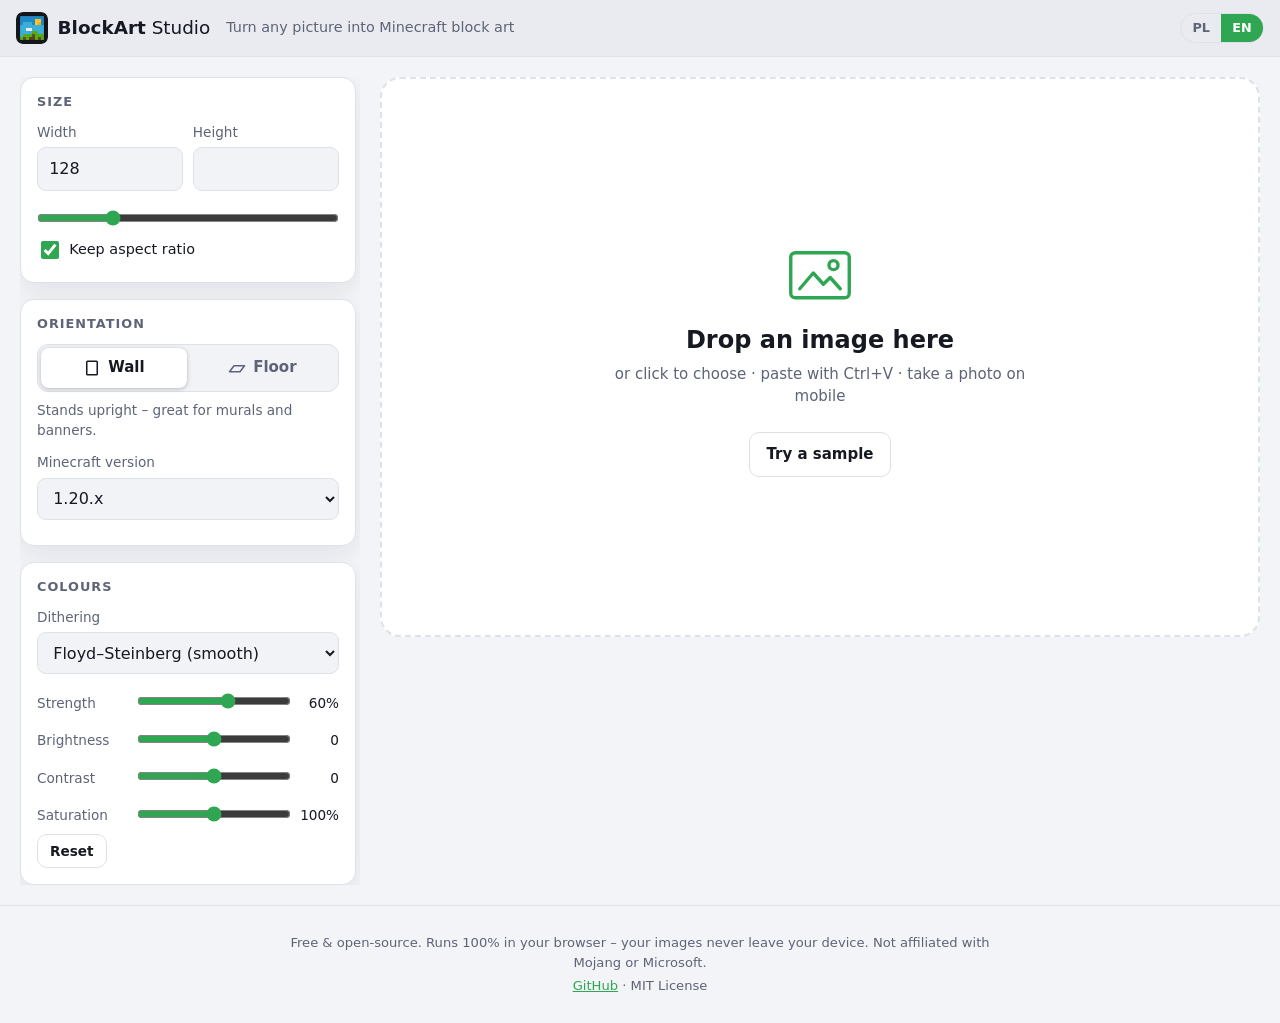
<file: index.html>
<!doctype html>
<html lang="en">
<head>
  <meta charset="utf-8">
  <meta name="viewport" content="width=device-width, initial-scale=1, viewport-fit=cover">
  <title>BlockArt Studio – image to Minecraft pixel art</title>
  <meta name="description" content="Turn any picture into Minecraft block pixel art. Export WorldEdit .schem and Litematica .litematic files with a material list. Free, works offline, runs in your browser.">
  <meta name="theme-color" content="#14161c">
  <meta property="og:title" content="BlockArt Studio">
  <meta property="og:description" content="Turn any picture into Minecraft block pixel art – .schem & .litematic export.">
  <meta property="og:image" content="https://patryk-niedzielski.github.io/blockart-studio/docs/screenshot.png">
  <link rel="manifest" href="manifest.webmanifest">
  <link rel="icon" href="icons/icon.svg" type="image/svg+xml">
  <link rel="apple-touch-icon" href="icons/apple-touch-icon.png">
  <meta name="mobile-web-app-capable" content="yes">
  <meta name="apple-mobile-web-app-capable" content="yes">
  <meta name="apple-mobile-web-app-status-bar-style" content="black-translucent">
  <link rel="stylesheet" href="css/style.css">
</head>
<body>
  <header class="topbar">
    <a class="brand" href="./">
      <img src="icons/icon.svg" alt="" width="32" height="32">
      <span><b>BlockArt</b> Studio</span>
    </a>
    <p class="tagline" data-i18n="tagline"></p>
    <div class="top-actions">
      <button id="installBtn" class="btn ghost small" hidden><svg viewBox="0 0 24 24" aria-hidden="true"><path d="M12 4v11m-5-5 5 5 5-5M5 20h14"/></svg><span data-i18n="install"></span></button>
      <div class="lang" role="group" aria-label="Language">
        <button data-lang="pl">PL</button><button data-lang="en">EN</button>
      </div>
    </div>
  </header>

  <main class="layout">
    <aside class="panel" id="panel">
      <section class="card" id="changeCard" hidden>
        <input type="file" id="fileInput" accept="image/*" hidden>
        <button class="btn primary block" id="changeBtn" data-i18n="change_image"></button>
      </section>

      <section class="card">
        <h2 data-i18n="sec_size"></h2>
        <div class="row two">
          <label class="field"><span data-i18n="width"></span>
            <input type="number" id="width" min="8" max="512" step="1" inputmode="numeric"></label>
          <label class="field"><span data-i18n="height"></span>
            <input type="number" id="height" min="8" max="512" step="1" inputmode="numeric"></label>
        </div>
        <input type="range" id="widthRange" min="8" max="512" step="1" aria-label="Width">
        <label class="check"><input type="checkbox" id="lockRatio" checked> <span data-i18n="lock_ratio"></span></label>
      </section>

      <section class="card">
        <h2 data-i18n="sec_orientation"></h2>
        <div class="segmented" role="radiogroup" id="orientation">
          <button role="radio" data-value="wall"><svg viewBox="0 0 24 24" aria-hidden="true"><rect x="5" y="3" width="14" height="18" rx="1"/></svg><span data-i18n="wall"></span></button>
          <button role="radio" data-value="floor"><svg viewBox="0 0 24 24" aria-hidden="true"><path d="M2 17 8 9h14l-6 8z"/></svg><span data-i18n="floor"></span></button>
        </div>
        <p class="hint" id="orientationHint"></p>
        <label class="field"><span data-i18n="sec_version"></span>
          <select id="version"></select></label>
      </section>

      <section class="card">
        <h2 data-i18n="sec_colors"></h2>
        <label class="field"><span data-i18n="dither"></span>
          <select id="dither">
            <option value="none" data-i18n="dither_none"></option>
            <option value="floyd" data-i18n="dither_floyd"></option>
            <option value="atkinson" data-i18n="dither_atkinson"></option>
            <option value="ordered" data-i18n="dither_ordered"></option>
          </select></label>
        <div class="slider" id="strengthRow"><span data-i18n="strength"></span><input type="range" id="strength" min="0" max="100"><output></output></div>
        <div class="slider"><span data-i18n="brightness"></span><input type="range" id="brightness" min="-100" max="100"><output></output></div>
        <div class="slider"><span data-i18n="contrast"></span><input type="range" id="contrast" min="-100" max="100"><output></output></div>
        <div class="slider"><span data-i18n="saturation"></span><input type="range" id="saturation" min="0" max="200"><output></output></div>
        <button class="btn ghost small" id="resetAdjust" data-i18n="reset"></button>
      </section>

      <section class="card">
        <h2 data-i18n="sec_palette"></h2>
        <p class="hint" data-i18n="palette_hint"></p>
        <div class="chips" id="categories"></div>
        <p class="warn" id="gravityWarn" hidden data-i18n="gravity_warn"></p>
        <details class="custom">
          <summary data-i18n="customize"></summary>
          <div class="custom-tools">
            <input type="search" id="blockSearch" data-i18n-placeholder="search_blocks">
            <button class="btn ghost small" id="allBlocks" data-i18n="all"></button>
            <button class="btn ghost small" id="noBlocks" data-i18n="none"></button>
          </div>
          <div class="block-grid" id="blockGrid"></div>
        </details>
      </section>
    </aside>

    <section class="stage" id="stage">
      <div class="dropzone" id="dropzone" tabindex="0" role="button">
        <div class="drop-inner">
          <svg viewBox="0 0 64 64" aria-hidden="true" class="drop-icon">
            <rect x="6" y="14" width="52" height="40" rx="4"/><path d="m14 46 12-14 9 10 6-6 9 10"/><circle cx="44" cy="25" r="4"/>
          </svg>
          <h1 data-i18n="drop_title"></h1>
          <p data-i18n="drop_sub"></p>
          <button class="btn ghost" id="sampleBtn" data-i18n="try_sample"></button>
        </div>
      </div>

      <div class="workspace" id="workspace" hidden>
        <div class="toolbar">
          <div class="segmented compact" id="viewMode" role="radiogroup">
            <button role="radio" data-value="blocks" data-i18n="blocks_view"></button>
            <button role="radio" data-value="original" data-i18n="original"></button>
          </div>
          <label class="check"><input type="checkbox" id="showGrid"> <span data-i18n="grid"></span></label>
          <label class="check"><input type="checkbox" id="showShading" checked> <span data-i18n="shading"></span></label>
          <div class="zoom">
            <button class="btn icon" id="zoomOut" aria-label="Zoom out">−</button>
            <button class="btn ghost small" id="zoomFit" data-i18n="fit"></button>
            <button class="btn icon" id="zoomIn" aria-label="Zoom in">+</button>
          </div>
        </div>
        <div class="viewport" id="viewport">
          <canvas id="preview"></canvas>
          <div class="tooltip" id="tooltip" hidden></div>
          <div class="busy" id="busy" hidden><span class="spinner"></span><span data-i18n="processing"></span></div>
        </div>
        <p class="hint center" data-i18n="tip_hover"></p>

        <div class="stats" id="stats"></div>
        <div class="warn" id="sizeWarn" hidden></div>

        <div class="card export">
          <h2 data-i18n="sec_export"></h2>
          <div class="export-grid">
            <button class="btn primary" id="dlSchem"><span data-i18n="dl_schem"></span></button>
            <button class="btn primary" id="dlLitematic"><span data-i18n="dl_litematic"></span></button>
            <button class="btn" id="dlPng"><span data-i18n="dl_png"></span></button>
            <button class="btn" id="dlList"><span data-i18n="dl_list"></span></button>
          </div>
        </div>

        <div class="card">
          <div class="card-head">
            <h2 data-i18n="materials"></h2>
            <button class="btn ghost small" id="copyList" data-i18n="copy_list"></button>
          </div>
          <div class="table-wrap">
            <table class="materials">
              <thead><tr><th data-i18n="th_block"></th><th data-i18n="th_count"></th><th data-i18n="th_stacks"></th></tr></thead>
              <tbody id="materials"></tbody>
            </table>
          </div>
        </div>

        <details class="card howto">
          <summary><h2 data-i18n="howto"></h2></summary>
          <div class="howto-cols">
            <div><h3 data-i18n="howto_we_title"></h3><ol id="howtoWe"></ol></div>
            <div><h3 data-i18n="howto_lm_title"></h3><ol id="howtoLm"></ol></div>
          </div>
        </details>
      </div>
    </section>
  </main>

  <footer class="footer">
    <p data-i18n="footer"></p>
    <p><a href="https://github.com/Patryk-Niedzielski/blockart-studio">GitHub</a> · MIT License</p>
  </footer>

  <div class="toast" id="toast" role="status" aria-live="polite"></div>

  <script type="module" src="js/app.js"></script>
</body>
</html>
</file>
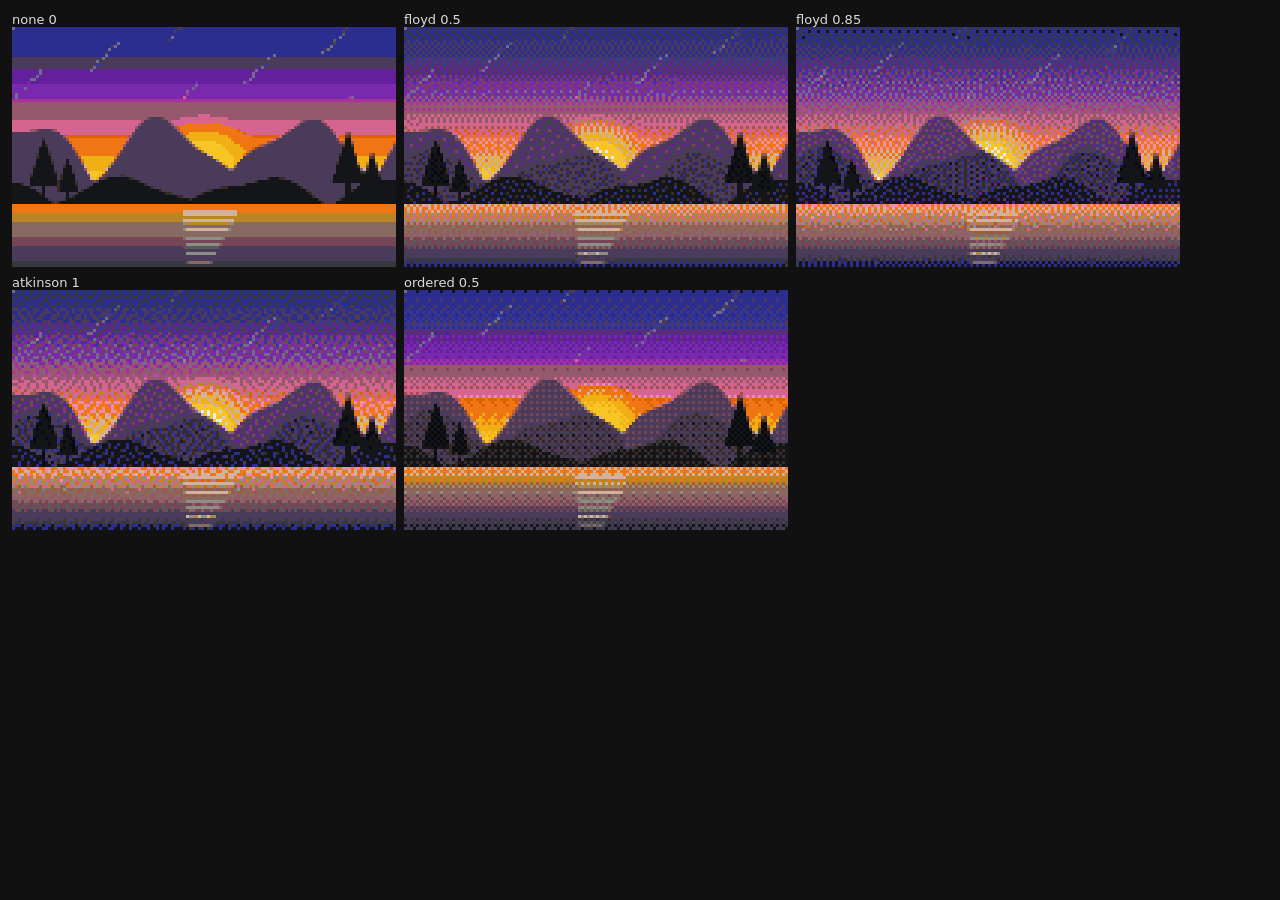
<file: tests/compare.html>
<!doctype html><meta charset="utf-8"><title>dither compare</title>
<style>body{background:#111;color:#ddd;font:13px system-ui;margin:8px}div{display:inline-block;margin:4px}canvas{width:384px;image-rendering:pixelated;display:block}</style>
<body><script type="module">
import { BLOCKS, CATEGORIES } from '../js/blocks.js';
import { quantize } from '../js/color.js';
const img = new Image(); img.src = new URLSearchParams(location.search).get('src') || 'sample.png';
await img.decode();
const W = 128, H = Math.round(W * img.height / img.width);
const c = document.createElement('canvas'); c.width = W; c.height = H;
const g = c.getContext('2d'); g.imageSmoothingQuality = 'high'; g.drawImage(img, 0, 0, W, H);
const rgba = g.getImageData(0, 0, W, H).data;
const pal = BLOCKS.filter((b) => ['concrete', 'wool', 'terracotta'].includes(b.category));
for (const [d, s] of [['none', 0], ['floyd', 0.5], ['floyd', 0.85], ['atkinson', 1], ['ordered', 0.5]]) {
  const q = quantize(rgba, { width: W, height: H, palette: pal.map((b) => b.rgb), dither: d, strength: s });
  const o = document.createElement('canvas'); o.width = W; o.height = H;
  const og = o.getContext('2d'); const id = og.createImageData(W, H);
  q.forEach((v, p) => { if (v >= 0) { id.data.set([...pal[v].rgb, 255], p * 4); } });
  og.putImageData(id, 0, 0);
  const div = document.createElement('div'); div.textContent = `${d} ${s}`; div.appendChild(o); document.body.appendChild(div);
}
</script>
</file>
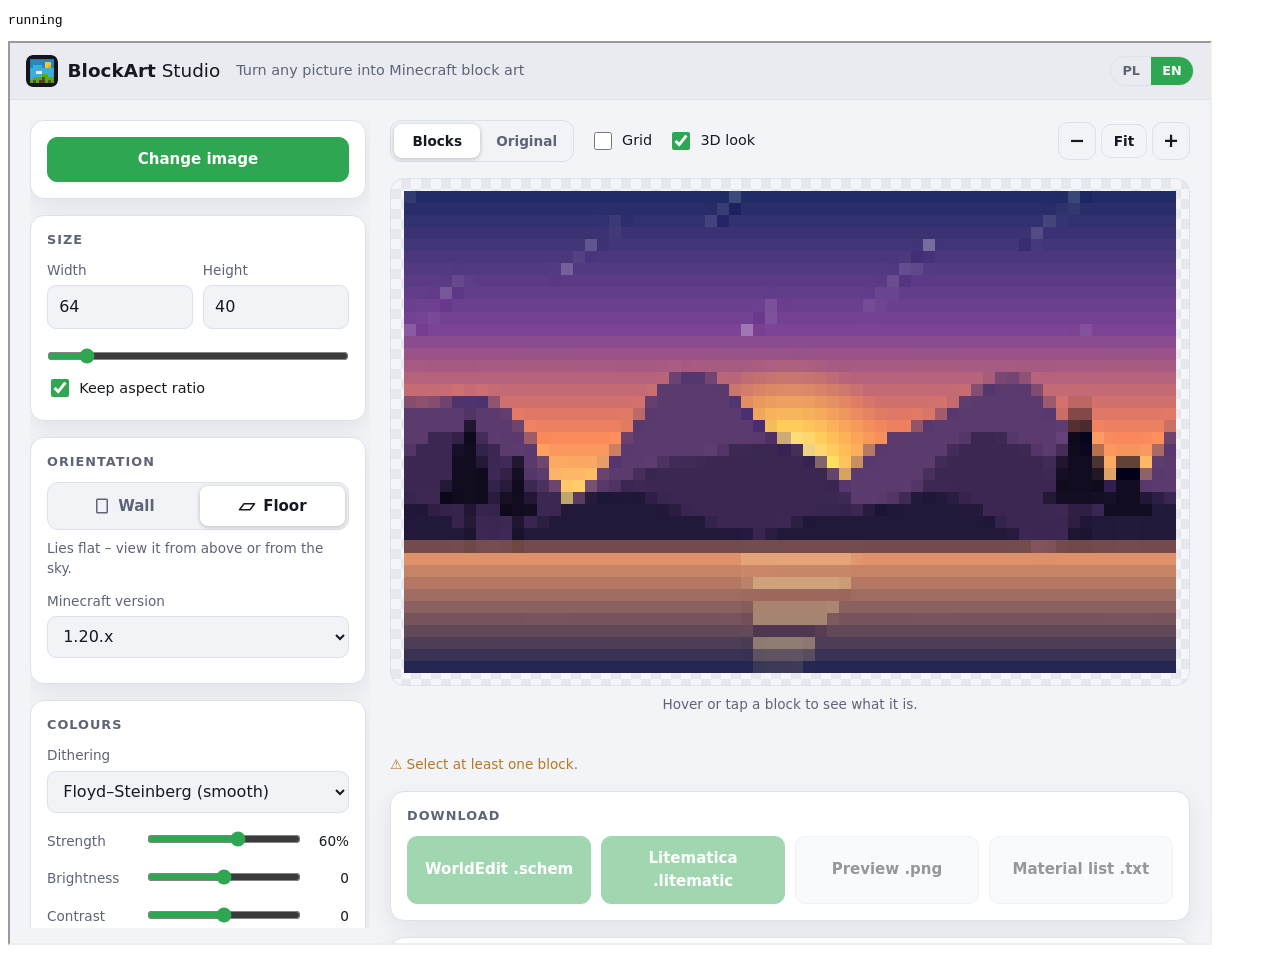
<file: tests/e2e.html>
<!doctype html><meta charset="utf-8"><title>e2e</title>
<pre id="out">running</pre>
<iframe id="app" src="../?lang=en" width="1200" height="900"></iframe>
<script type="module">
const out = document.getElementById('out');
const sleep = (ms) => new Promise((r) => setTimeout(r, ms));
const frame = document.getElementById('app');
await new Promise((r) => frame.addEventListener('load', r, { once: true }));
const w = frame.contentWindow, d = frame.contentDocument, $ = (s) => d.querySelector(s);
const checks = [], files = {};
const ok = (n, c) => checks.push([n, !!c]);
const b64 = async (blob) => { const u = new Uint8Array(await blob.arrayBuffer()); let s = ''; for (const x of u) s += String.fromCharCode(x); return btoa(s); };
const waitFor = async (fn, ms = 8000) => { const t0 = Date.now(); while (Date.now() - t0 < ms) { if (fn()) return true; await sleep(50); } return false; };

// capture downloads
const blobs = [];
const orig = w.URL.createObjectURL.bind(w.URL);
w.URL.createObjectURL = (b) => { blobs.push(b); return orig(b); };
w.HTMLAnchorElement.prototype.click = function () { blobs[blobs.length - 1].fileName = this.download; };

w.localStorage.clear();
ok('dropzone visible first', !$('#dropzone').hidden && $('#workspace').hidden);
$('#sampleBtn').click();
ok('result rendered', await waitFor(() => $('#materials').children.length > 0));
ok('stats show 128x80', $('#stats').textContent.includes('128 × 80 × 1'));
ok('change button shown', !$('#changeCard').hidden);

// floor + width change
$('#orientation [data-value="floor"]').click();
ok('floor dims', $('#stats').textContent.includes('128 × 1 × 80'));
const wi = $('#width'); wi.value = 64; wi.dispatchEvent(new Event('change'));
ok('height follows ratio', $('#height').value === '40');
await waitFor(() => $('#stats').textContent.includes('64 × 1 × 40'));
ok('resized result', $('#stats').textContent.includes('64 × 1 × 40'));

// palette: only wool
$('#categories [data-cat="concrete"]').click();
$('#categories [data-cat="terracotta"]').click();
await sleep(400);
const names = [...d.querySelectorAll('#materials td:first-child')].map((t) => t.textContent.trim());
ok('only wool used', names.length > 0 && names.every((n) => n.endsWith('Wool')));
// none → downloads disabled
$('#noBlocks').click(); await sleep(300);
ok('no blocks disables download', $('#dlSchem').disabled && !$('#sizeWarn').hidden);
$('#allBlocks').click(); await sleep(400);
ok('all blocks re-enabled', !$('#dlSchem').disabled);
ok('gravity warn hidden on floor', $('#gravityWarn').hidden);
$('#orientation [data-value="wall"]').click();
ok('gravity warn on wall with powder', !$('#gravityWarn').hidden);

// view toggles, zoom, grid, language
$('#showGrid').click(); $('#zoomIn').click(); $('#zoomIn').click();
const cv = $('#preview');
ok('zoom grew canvas', parseFloat(cv.style.width) >= 64 * 2);
$('#viewMode [data-value="original"]').click(); $('#viewMode [data-value="blocks"]').click();
$('#zoomFit').click();
d.querySelector('.lang [data-lang="pl"]').click();
ok('polish strings', $('#dlList span').textContent.includes('Lista'));
d.querySelector('.lang [data-lang="en"]').click();
// version filter: 1.16 hides cherry planks
$('#version').value = '1.16.x'; $('#version').dispatchEvent(new Event('change'));
ok('version filters blocks', !$('#blockGrid [data-id="minecraft:cherry_planks"]') && $('#blockGrid [data-id="minecraft:oak_planks"]'));
$('#version').value = '1.20.x'; $('#version').dispatchEvent(new Event('change'));
await sleep(400);

// tooltip
const r = cv.getBoundingClientRect();
cv.dispatchEvent(new w.PointerEvent('pointermove', { clientX: r.left + 5, clientY: r.top + 5, bubbles: true }));
ok('tooltip shows block', !$('#tooltip').hidden && /x 0/.test($('#tooltip').textContent));

// downloads
for (const id of ['#dlSchem', '#dlLitematic', '#dlPng', '#dlList']) { $(id).click(); await sleep(300); }
await waitFor(() => blobs.filter((b) => b.fileName).length >= 4);
for (const b of blobs.filter((x) => x.fileName)) files[b.fileName] = await b64(b);
ok('4 files', Object.keys(files).length === 4);
ok('settings persisted', JSON.parse(w.localStorage.getItem('ba-settings-v1')).width === 64);
const payload = 'RESULT:' + JSON.stringify({ checks, files, stats: $('#stats').textContent }) + ':END';
out.textContent = payload;
fetch('/__result', { method: 'POST', body: payload.replace(/&/g, '&amp;').replace(/</g, '&lt;') });
</script>
</file>
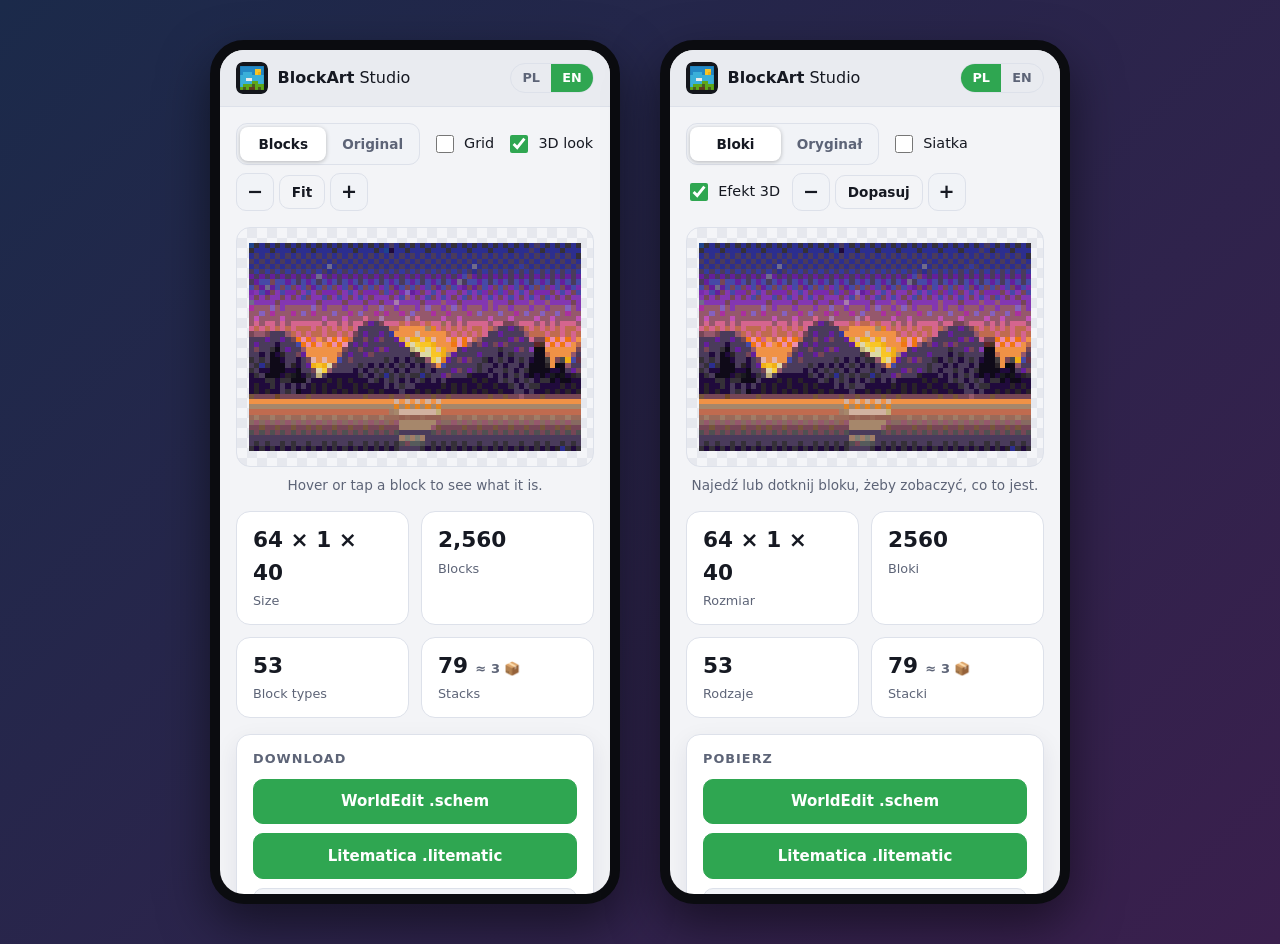
<file: tests/mobile.html>
<!doctype html><meta charset="utf-8"><title>device frames</title>
<style>body{margin:0;background:linear-gradient(135deg,#1b2a4a,#3a1f4d);display:flex;gap:40px;padding:40px;align-items:flex-start;justify-content:center}
iframe{border:10px solid #0b0c10;border-radius:34px;background:#0f1116;box-shadow:0 20px 50px rgba(0,0,0,.5)}</style>
<iframe src="../?sample&lang=en" width="390" height="844"></iframe>
<iframe src="../?sample&lang=pl" width="390" height="844"></iframe>
</file>
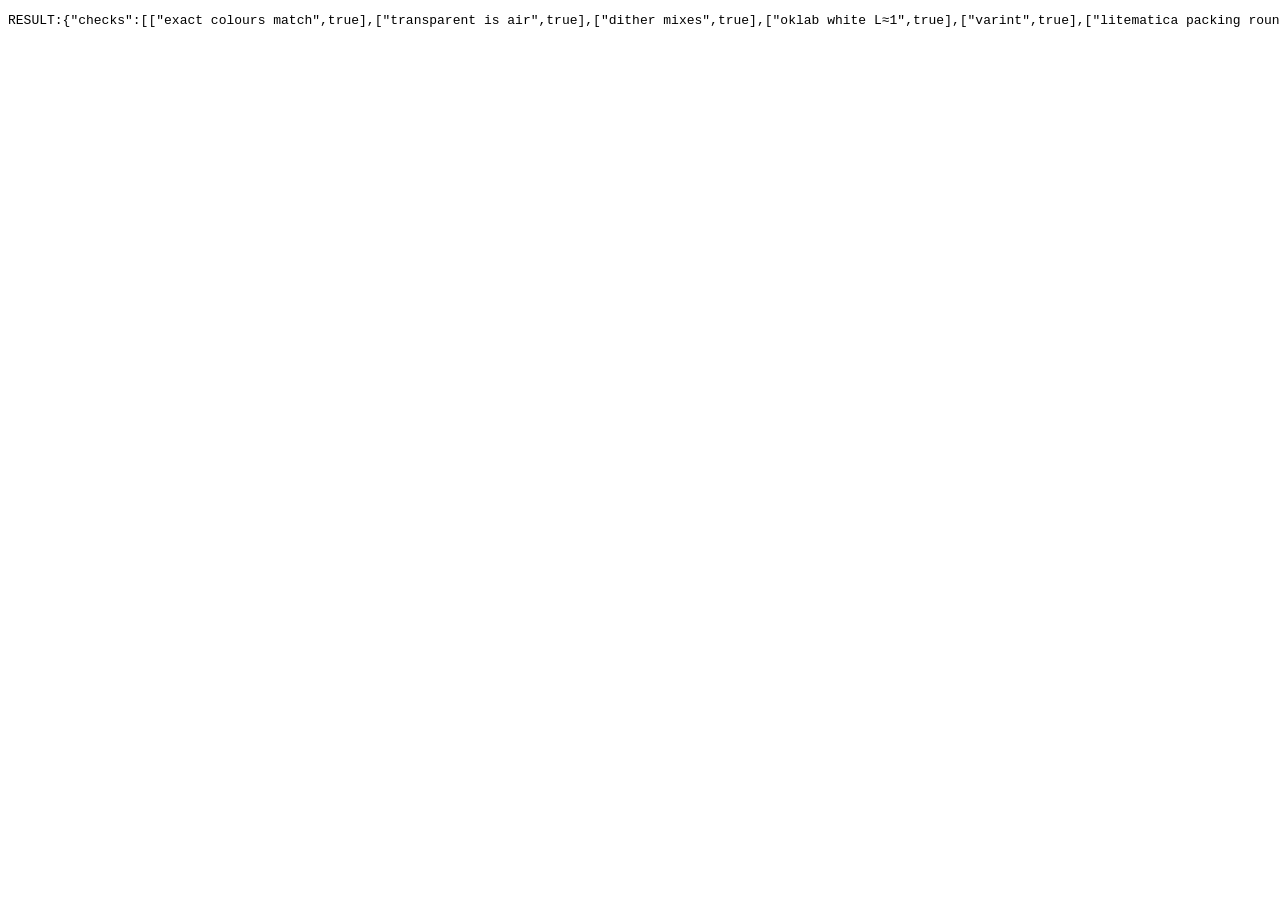
<file: tests/run.html>
<!doctype html><meta charset="utf-8"><title>tests</title>
<pre id="out">running</pre>
<script type="module">
import { BLOCKS } from '../js/blocks.js';
import { quantize, rgbToOklab } from '../js/color.js';
import { buildStructure, schemNbt, litematicNbt, toSchem, packLitematica } from '../js/export.js';
import { gzipStored, varintArray } from '../js/nbt.js';
const res = { checks: [] };
const ok = (name, cond) => res.checks.push([name, !!cond]);
const b64 = (u8) => { let s = ''; for (const x of u8) s += String.fromCharCode(x); return btoa(s); };

// 1. Exact palette colours map to themselves
const pal = BLOCKS.slice(0, 64).map((b) => b.rgb);
const rgba = new Uint8ClampedArray(64 * 4);
pal.forEach((c, i) => rgba.set([...c, 255], i * 4));
const q = quantize(rgba, { width: 64, height: 1, palette: pal, dither: 'none' });
ok('exact colours match', [...q].every((v, i) => pal[v].join() === pal[i].join()));
// 2. Transparency → -1
const t = new Uint8ClampedArray([255, 0, 0, 0, 255, 0, 0, 255]);
const qt = quantize(t, { width: 2, height: 1, palette: pal, dither: 'floyd' });
ok('transparent is air', qt[0] === -1 && qt[1] >= 0);
// 3. Dithering of mid grey between black & white produces both
const grey = new Uint8ClampedArray(16 * 16 * 4).map((_, i) => (i % 4 === 3 ? 255 : 128));
const qd = quantize(grey, { width: 16, height: 16, palette: [[0, 0, 0], [255, 255, 255]], dither: 'floyd', strength: 1 });
const whites = [...qd].filter((v) => v === 1).length;
ok('dither mixes', whites > 60 && whites < 196);
ok('oklab white L≈1', Math.abs(rgbToOklab(255, 255, 255)[0] - 1) < 1e-3);
// 4. varint
ok('varint', varintArray([0, 127, 128, 300]).join() === '0,127,128,1,172,2');
// 5. bit packing round-trip
const cells = Uint16Array.from({ length: 1000 }, (_, i) => (i * 7) % 37);
const bits = 6, packed = packLitematica(cells, bits);
let rt = true;
for (let i = 0; i < cells.length; i++) {
  const s = i * bits, a = s >> 6, b = (s + bits - 1) >> 6, off = BigInt(s & 63), mask = (1n << BigInt(bits)) - 1n;
  let v = BigInt.asUintN(64, packed[a]) >> off;
  if (a !== b) v |= BigInt.asUintN(64, packed[b]) << (64n - off);
  if (Number(v & mask) !== cells[i]) { rt = false; break; }
}
ok('litematica packing round-trip', rt);

// 6. Fixture structures for the Python verifier: 5×3 image, last pixel transparent
const idx = Int16Array.from([0, 1, 2, 3, 4, 5, 6, 7, 8, 9, 0, 1, 2, 3, -1]);
const wall = buildStructure(idx, 5, 3, BLOCKS, 'wall');
const floor = buildStructure(idx, 5, 3, BLOCKS, 'floor');
res.fixture = {
  idx: [...idx], ids: BLOCKS.slice(0, 10).map((b) => b.id),
  wallSchem: b64(gzipStored(schemNbt(wall, 3465, 'test'))),
  floorSchem: b64(gzipStored(schemNbt(floor, 3465, 'test'))),
  wallLitematic: b64(gzipStored(litematicNbt(wall, 3465, 20, 'test'))),
  floorLitematic: b64(gzipStored(litematicNbt(floor, 3465, 20, 'test'))),
  nativeGzip: b64(await toSchem(wall, 3465, 'test')),
};
document.getElementById('out').textContent = 'RESULT:' + JSON.stringify(res) + ':END';
</script>
</file>
<file: css/style.css>
:root {
  --bg: #0f1116;
  --bg-2: #161922;
  --card: #1b1f2a;
  --card-2: #232836;
  --line: #2c3243;
  --text: #e8eaf0;
  --muted: #9aa1b4;
  --accent: #5ad17a;
  --accent-2: #3fb862;
  --accent-ink: #072511;
  --warn: #f5b84a;
  --danger: #ef6b6b;
  --radius: 14px;
  --shadow: 0 10px 30px rgba(0, 0, 0, .35);
  --checker-a: #20242f;
  --checker-b: #191c25;
  color-scheme: dark;
}

@media (prefers-color-scheme: light) {
  :root {
    --bg: #f3f4f7;
    --bg-2: #e9ebf0;
    --card: #ffffff;
    --card-2: #f1f3f7;
    --line: #dde1ea;
    --text: #161922;
    --muted: #5d6477;
    --accent: #2fa651;
    --accent-2: #258a42;
    --accent-ink: #ffffff;
    --warn: #b7791f;
    --shadow: 0 8px 24px rgba(20, 30, 60, .08);
    --checker-a: #e6e8ee;
    --checker-b: #f4f5f8;
    color-scheme: light;
  }
}

* { box-sizing: border-box; }
html { -webkit-text-size-adjust: 100%; }
body {
  margin: 0;
  font: 15px/1.5 system-ui, -apple-system, "Segoe UI", Roboto, Ubuntu, sans-serif;
  background: var(--bg);
  color: var(--text);
  min-height: 100vh;
  display: flex;
  flex-direction: column;
}
a { color: var(--accent); }
code { font: .9em ui-monospace, SFMono-Regular, Menlo, monospace; background: var(--card-2); padding: .1em .35em; border-radius: 5px; }
h1, h2, h3 { margin: 0; line-height: 1.25; }
h2 { font-size: .8rem; text-transform: uppercase; letter-spacing: .08em; color: var(--muted); font-weight: 650; margin-bottom: .75rem; }
h3 { font-size: 1rem; margin-bottom: .5rem; }
[hidden] { display: none !important; }

/* ---------- top bar ---------- */
.topbar {
  display: flex; align-items: center; gap: 1rem;
  padding: .75rem max(1rem, env(safe-area-inset-right)) .75rem max(1rem, env(safe-area-inset-left));
  padding-top: max(.75rem, env(safe-area-inset-top));
  border-bottom: 1px solid var(--line);
  background: var(--bg-2);
  position: sticky; top: 0; z-index: 20;
}
.brand { display: flex; align-items: center; gap: .6rem; color: var(--text); text-decoration: none; font-size: 1.15rem; white-space: nowrap; }
.brand img { border-radius: 7px; }
.tagline { margin: 0; color: var(--muted); font-size: .9rem; flex: 1; overflow: hidden; text-overflow: ellipsis; white-space: nowrap; }
.top-actions { display: flex; gap: .5rem; align-items: center; margin-left: auto; }
.lang { display: flex; border: 1px solid var(--line); border-radius: 999px; overflow: hidden; }
.lang button { background: none; border: 0; color: var(--muted); padding: .3rem .7rem; font: inherit; font-size: .8rem; font-weight: 600; cursor: pointer; }
.lang button[aria-pressed="true"] { background: var(--accent); color: var(--accent-ink); }

/* ---------- layout ---------- */
.layout {
  flex: 1;
  display: grid;
  grid-template-columns: 340px minmax(0, 1fr);
  gap: 1.25rem;
  padding: 1.25rem max(1.25rem, env(safe-area-inset-right)) 1.25rem max(1.25rem, env(safe-area-inset-left));
  max-width: 1600px; width: 100%; margin: 0 auto;
}
.panel { display: flex; flex-direction: column; gap: 1rem; min-width: 0; }
.stage { display: flex; flex-direction: column; gap: 1rem; min-width: 0; }
.workspace { display: flex; flex-direction: column; gap: 1rem; }

@media (min-width: 901px) {
  .panel { position: sticky; top: 76px; align-self: start; max-height: calc(100vh - 92px); overflow-y: auto; padding-right: 4px; scrollbar-width: thin; }
}
@media (max-width: 900px) {
  .layout { grid-template-columns: minmax(0, 1fr); padding: 1rem; }
  .stage { order: -1; }
  .tagline { display: none; }
}

/* ---------- cards & controls ---------- */
.card { background: var(--card); border: 1px solid var(--line); border-radius: var(--radius); padding: 1rem; box-shadow: var(--shadow); }
.card-head { display: flex; align-items: center; justify-content: space-between; margin-bottom: .5rem; }
.card-head h2 { margin: 0; }

.btn {
  --b: var(--card-2);
  display: inline-flex; align-items: center; justify-content: center; gap: .5rem;
  border: 1px solid var(--line); background: var(--b); color: var(--text);
  padding: .65rem 1rem; border-radius: 10px; font: inherit; font-weight: 600; cursor: pointer;
  transition: transform .08s ease, background .15s ease, border-color .15s ease;
  min-height: 44px; touch-action: manipulation;
}
.btn:hover { border-color: var(--muted); }
.btn:active { transform: scale(.98); }
.btn:disabled { opacity: .45; cursor: not-allowed; }
.btn.primary { background: var(--accent); border-color: var(--accent); color: var(--accent-ink); }
.btn.primary:hover { background: var(--accent-2); }
.btn.ghost { background: transparent; }
.btn.small { padding: .35rem .75rem; min-height: 34px; font-size: .85rem; }
.btn.icon { width: 38px; min-height: 38px; padding: 0; font-size: 1.2rem; }
.btn.block { width: 100%; }
:focus-visible { outline: 2px solid var(--accent); outline-offset: 2px; }

.field { display: flex; flex-direction: column; gap: .3rem; font-size: .85rem; color: var(--muted); margin-bottom: .6rem; }
.field input, .field select, .custom-tools input {
  font: inherit; font-size: 1rem; color: var(--text); background: var(--card-2);
  border: 1px solid var(--line); border-radius: 9px; padding: .55rem .7rem; width: 100%; min-height: 42px;
}
.row.two { display: grid; grid-template-columns: 1fr 1fr; gap: .6rem; }
.check { display: inline-flex; align-items: center; gap: .45rem; font-size: .9rem; cursor: pointer; user-select: none; }
.check input { width: 18px; height: 18px; accent-color: var(--accent); }

input[type="range"] { width: 100%; accent-color: var(--accent); height: 28px; margin: .2rem 0 .4rem; }
.slider { display: grid; grid-template-columns: 92px 1fr 40px; align-items: center; gap: .5rem; font-size: .85rem; color: var(--muted); }
.slider output { text-align: right; font-variant-numeric: tabular-nums; color: var(--text); }

.segmented { display: grid; grid-auto-flow: column; grid-auto-columns: 1fr; background: var(--card-2); border: 1px solid var(--line); border-radius: 11px; padding: 3px; gap: 3px; }
.segmented button { display: flex; align-items: center; justify-content: center; gap: .45rem; border: 0; background: none; color: var(--muted); font: inherit; font-weight: 600; padding: .55rem; border-radius: 8px; cursor: pointer; min-height: 40px; }
.segmented button svg { width: 18px; height: 18px; fill: none; stroke: currentColor; stroke-width: 2; stroke-linejoin: round; }
.segmented button[aria-checked="true"] { background: var(--card); color: var(--text); box-shadow: 0 1px 4px rgba(0,0,0,.25); }
.segmented.compact button { padding: .3rem .8rem; min-height: 34px; font-size: .85rem; }

.hint { color: var(--muted); font-size: .85rem; margin: .5rem 0 .75rem; }
.hint.center { text-align: center; margin: -.5rem 0 0; }
.warn { color: var(--warn); font-size: .85rem; margin: .5rem 0 0; }
.warn::before { content: "⚠ "; }

.chips { display: flex; flex-wrap: wrap; gap: .4rem; }
.chip { display: inline-flex; align-items: center; gap: .4rem; border: 1px solid var(--line); background: var(--card-2); color: var(--muted); border-radius: 999px; padding: .35rem .75rem .35rem .4rem; font: inherit; font-size: .85rem; cursor: pointer; min-height: 34px; }
.chip .dots { display: inline-flex; }
.chip .dots i { width: 10px; height: 16px; display: block; }
.chip .dots i:first-child { border-radius: 4px 0 0 4px; }
.chip .dots i:last-child { border-radius: 0 4px 4px 0; }
.chip[aria-pressed="true"] { border-color: var(--accent); color: var(--text); background: color-mix(in srgb, var(--accent) 14%, var(--card-2)); }
.chip.partial { border-style: dashed; }

.custom { margin-top: .9rem; }
.custom summary { cursor: pointer; font-size: .9rem; color: var(--accent); font-weight: 600; }
.custom-tools { display: flex; gap: .4rem; margin: .7rem 0; }
.custom-tools input { min-height: 34px; padding: .3rem .6rem; font-size: .9rem; }
.block-grid { display: grid; grid-template-columns: repeat(auto-fill, minmax(30px, 1fr)); gap: 4px; max-height: 260px; overflow-y: auto; padding: 2px; }
.block-grid button { aspect-ratio: 1; border-radius: 5px; border: 2px solid transparent; cursor: pointer; padding: 0; box-shadow: inset 2px 2px 0 rgba(255,255,255,.18), inset -2px -2px 0 rgba(0,0,0,.25); }
.block-grid button[aria-pressed="false"] { opacity: .2; filter: grayscale(.6); }
.block-grid button[aria-pressed="true"] { border-color: var(--text); }

/* ---------- drop zone ---------- */
.dropzone {
  min-height: min(70vh, 560px); display: grid; place-items: center; text-align: center;
  border: 2px dashed var(--line); border-radius: calc(var(--radius) + 6px); background: var(--card);
  cursor: pointer; padding: 2rem 1rem; transition: border-color .15s, background .15s;
}
.dropzone:hover, .dropzone.over { border-color: var(--accent); background: color-mix(in srgb, var(--accent) 6%, var(--card)); }
.drop-inner { display: flex; flex-direction: column; align-items: center; gap: .5rem; max-width: 420px; }
.drop-icon { width: 72px; height: 72px; fill: none; stroke: var(--accent); stroke-width: 3; stroke-linejoin: round; stroke-linecap: round; margin-bottom: .5rem; }
.dropzone h1 { font-size: 1.5rem; }
.dropzone p { color: var(--muted); margin: 0 0 1rem; }
body.dragging .dropzone, body.dragging .viewport { outline: 3px dashed var(--accent); outline-offset: -6px; }

/* ---------- preview ---------- */
.toolbar { display: flex; flex-wrap: wrap; align-items: center; gap: .75rem 1rem; }
.zoom { display: flex; align-items: center; gap: .3rem; margin-left: auto; }
.viewport {
  position: relative; border-radius: var(--radius); border: 1px solid var(--line);
  height: min(68vh, 720px); min-height: 240px; overflow: auto; overscroll-behavior: contain;
  background: repeating-conic-gradient(var(--checker-a) 0 25%, var(--checker-b) 0 50%) 0 0 / 20px 20px;
  display: grid; place-items: center; touch-action: pan-x pan-y;
}
.viewport canvas { display: block; image-rendering: pixelated; image-rendering: crisp-edges; margin: auto; cursor: crosshair; }

.tooltip {
  position: absolute; pointer-events: none; z-index: 5;
  display: flex; align-items: center; gap: .5rem;
  background: rgba(10, 12, 18, .92); color: #fff; border: 1px solid rgba(255,255,255,.12);
  padding: .35rem .6rem; border-radius: 8px; font-size: .8rem; white-space: nowrap; box-shadow: var(--shadow);
}
.tooltip i { width: 16px; height: 16px; border-radius: 3px; display: block; box-shadow: inset 0 0 0 1px rgba(255,255,255,.25); }
.tooltip small { color: #aab; }
.busy { position: absolute; inset: auto auto 12px 12px; display: flex; align-items: center; gap: .5rem; background: rgba(10,12,18,.85); color: #fff; padding: .4rem .75rem; border-radius: 999px; font-size: .85rem; }
.spinner { width: 14px; height: 14px; border-radius: 50%; border: 2px solid rgba(255,255,255,.3); border-top-color: var(--accent); animation: spin .7s linear infinite; }
@keyframes spin { to { transform: rotate(360deg); } }

.stats { display: grid; grid-template-columns: repeat(4, 1fr); gap: .75rem; }
.stat { background: var(--card); border: 1px solid var(--line); border-radius: var(--radius); padding: .75rem 1rem; }
.stat b { display: block; font-size: 1.35rem; font-variant-numeric: tabular-nums; }
.stat span { color: var(--muted); font-size: .8rem; }
@media (max-width: 600px) { .stats { grid-template-columns: repeat(2, 1fr); } }

.export-grid { display: grid; grid-template-columns: repeat(4, 1fr); gap: .6rem; }
@media (max-width: 1100px) { .export-grid { grid-template-columns: repeat(2, 1fr); } }
@media (max-width: 420px) { .export-grid { grid-template-columns: 1fr; } }

.table-wrap { max-height: 380px; overflow: auto; }
.materials { width: 100%; border-collapse: collapse; font-size: .9rem; }
.materials th { text-align: left; color: var(--muted); font-weight: 600; font-size: .8rem; padding: .4rem .5rem; position: sticky; top: 0; background: var(--card); }
.materials td { padding: .4rem .5rem; border-top: 1px solid var(--line); font-variant-numeric: tabular-nums; }
.materials td:first-child { display: flex; align-items: center; gap: .55rem; }
.materials td:nth-child(2), .materials th:nth-child(2) { text-align: right; }
.materials td:nth-child(3) { color: var(--muted); }
.swatch { width: 20px; height: 20px; border-radius: 4px; flex: none; box-shadow: inset 2px 2px 0 rgba(255,255,255,.2), inset -2px -2px 0 rgba(0,0,0,.25); }
.materials tr.hl td { background: color-mix(in srgb, var(--accent) 12%, transparent); }

.howto summary { cursor: pointer; list-style: none; }
.howto summary::-webkit-details-marker { display: none; }
.howto summary h2 { margin: 0; display: inline; }
.howto summary::after { content: "▾"; float: right; color: var(--muted); }
.howto[open] summary::after { content: "▴"; }
.howto-cols { display: grid; grid-template-columns: 1fr 1fr; gap: 1.5rem; margin-top: 1rem; }
.howto ol { margin: 0; padding-left: 1.2rem; display: grid; gap: .45rem; font-size: .92rem; }
@media (max-width: 700px) { .howto-cols { grid-template-columns: 1fr; } }

.footer { text-align: center; color: var(--muted); font-size: .82rem; padding: 1.5rem 1rem calc(1.5rem + env(safe-area-inset-bottom)); border-top: 1px solid var(--line); }
.footer p { margin: .2rem auto; max-width: 720px; }

.toast {
  position: fixed; left: 50%; bottom: calc(24px + env(safe-area-inset-bottom)); transform: translate(-50%, 30px);
  background: var(--text); color: var(--bg); padding: .6rem 1.1rem; border-radius: 999px; font-weight: 600;
  opacity: 0; transition: opacity .2s, transform .2s; pointer-events: none; z-index: 50; max-width: calc(100vw - 32px);
}
.toast.show { opacity: 1; transform: translate(-50%, 0); }

#installBtn svg { width: 16px; height: 16px; fill: none; stroke: currentColor; stroke-width: 2.2; stroke-linecap: round; stroke-linejoin: round; }
@media (max-width: 560px) {
  .topbar { gap: .5rem; }
  .brand { font-size: 1rem; }
  #installBtn span { display: none; }
  #installBtn { padding: .35rem .55rem; }
  .toolbar { gap: .5rem .75rem; }
  .zoom { margin-left: 0; }
}

@media (prefers-reduced-motion: reduce) { * { transition: none !important; animation: none !important; } }
</file>
